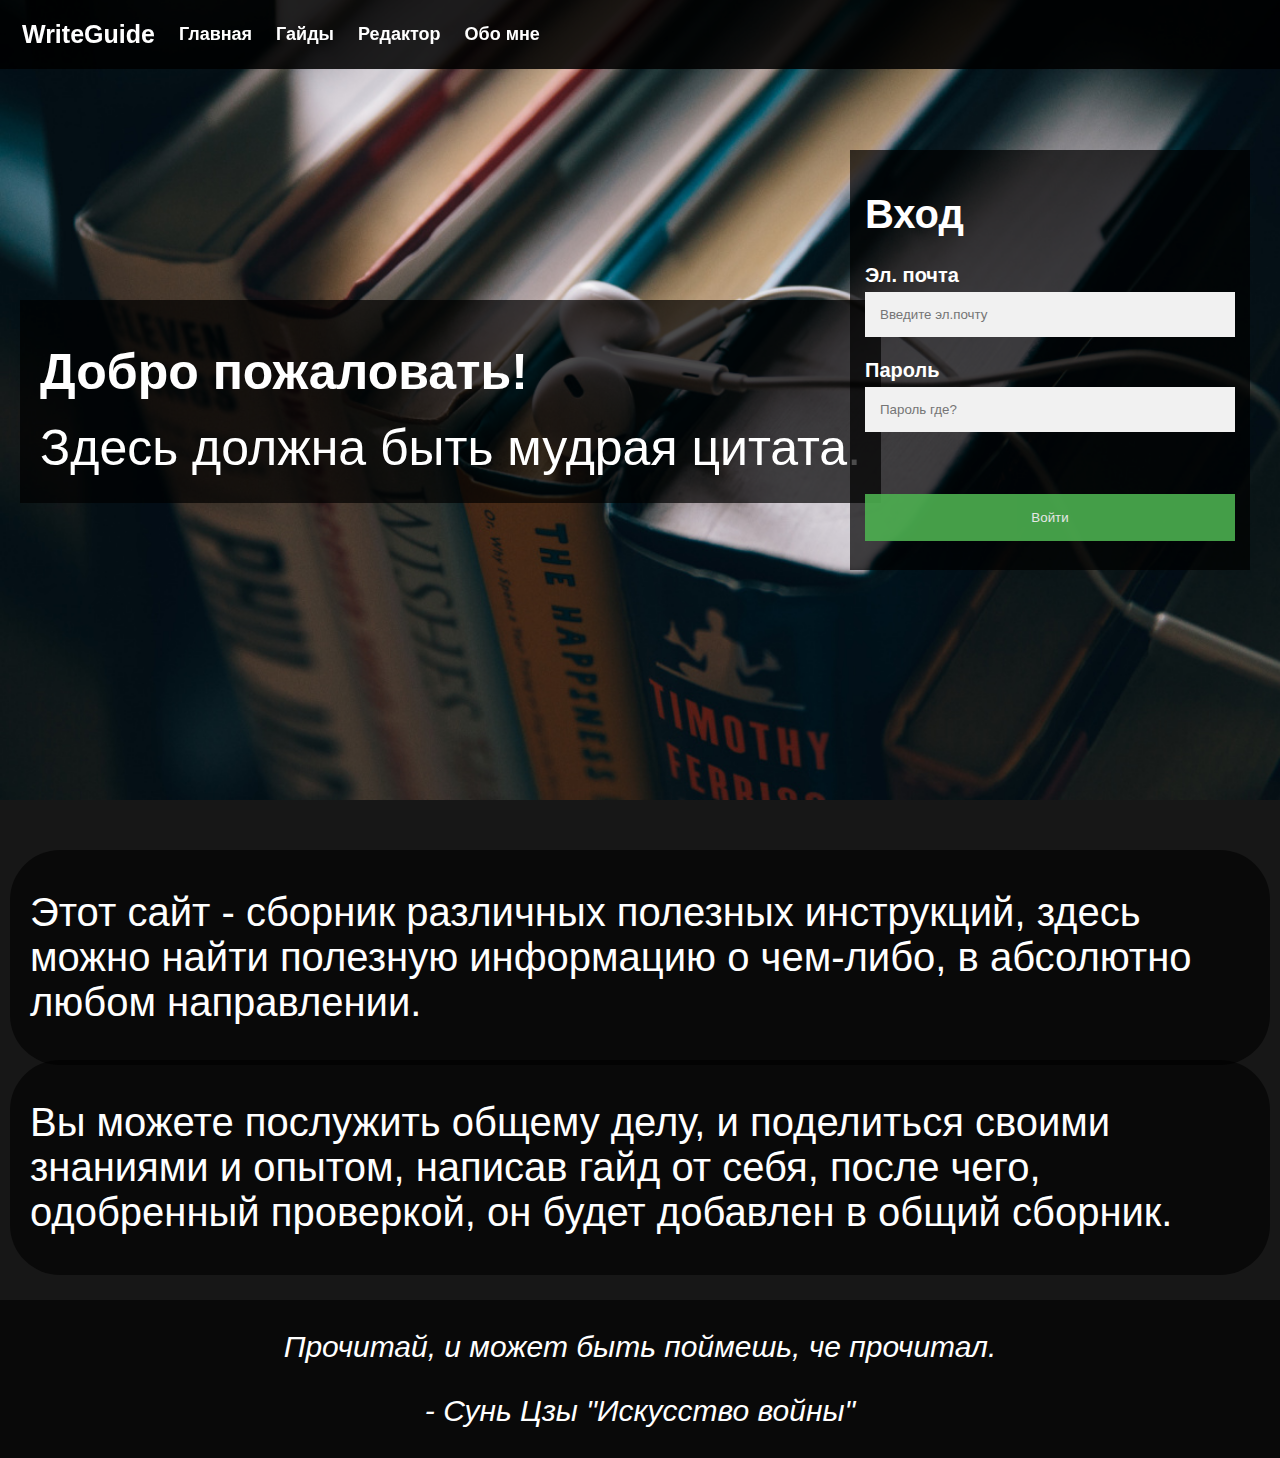
<file: index.html>
﻿<!-- Website WriteGuide -->
<!DOCTYPE html>

<html lang="ru">

<head>
    <meta charset="utf-8"/>
    <!-- CSS и JS -->
    <link rel="stylesheet" href="style.css" type="text/css" />
    <script src="script.js"></script>
    <!-- Иконка сайта -->
    <link rel="icon" href="logo.ico" type="image/x-icon">
    <!-- Титле -->
    <title>WriteGuide</title>

</head>

<body>

    <!-- Навигация -->
    <div id="navlogo">
        <a href="index.html" class="logo">WriteGuide</a>
        <div class="nav">
            <a href="index.html">Главная</a>
            <a href="guides.html">Гайды</a>
            <a href="redactor.html">Редактор</a>
            <a href="about.html">Обо мне</a>
        </div>
    </div>

    <main>

        <!-- Приветствие -->
        <div class="aloha">
            <form action="/index.html">
                <div class="text_log">
                    <h4>Добро пожаловать!</h4>
                    <p>Здесь должна быть мудрая цитата.</p>
                </div>
                <div class="container">
                    <h1>Вход</h1>

                    <label for="email"><b>Эл. почта</b></label>
                    <input type="text" placeholder="Введите эл.почту" name="email" required>

                    <label for="psw"><b>Пароль</b></label>
                    <input type="password" placeholder="Пароль где?" name="psw" required>

                    <button type="submit" class="btn">Войти</button>
                </div>
            </form>
        </div>

        <!-- Первый блок текста -->
        <div class="first-block">

            <p>
                Этот сайт - сборник различных полезных инструкций,
                здесь можно найти полезную информацию о чем-либо,
                в абсолютно любом направлении.
            </p>

        </div>

        <!-- Второй блок текста -->
        <div class="second-block">

            <p>
                Вы можете послужить общему делу, и поделиться своими знаниями
                и опытом, написав гайд от себя, после чего, одобренный проверкой,
                он будет добавлен в общий сборник.
            </p>

        </div>

        <!-- Мудрая цитата -->
        <div class="third-block">

            <p>
                Прочитай, и может быть поймешь, че прочитал.
            </p>
            <p>
                - Сунь Цзы "Искусство войны"
            </p>
        </div>


    </main>
    
</body>

</html>
</file>
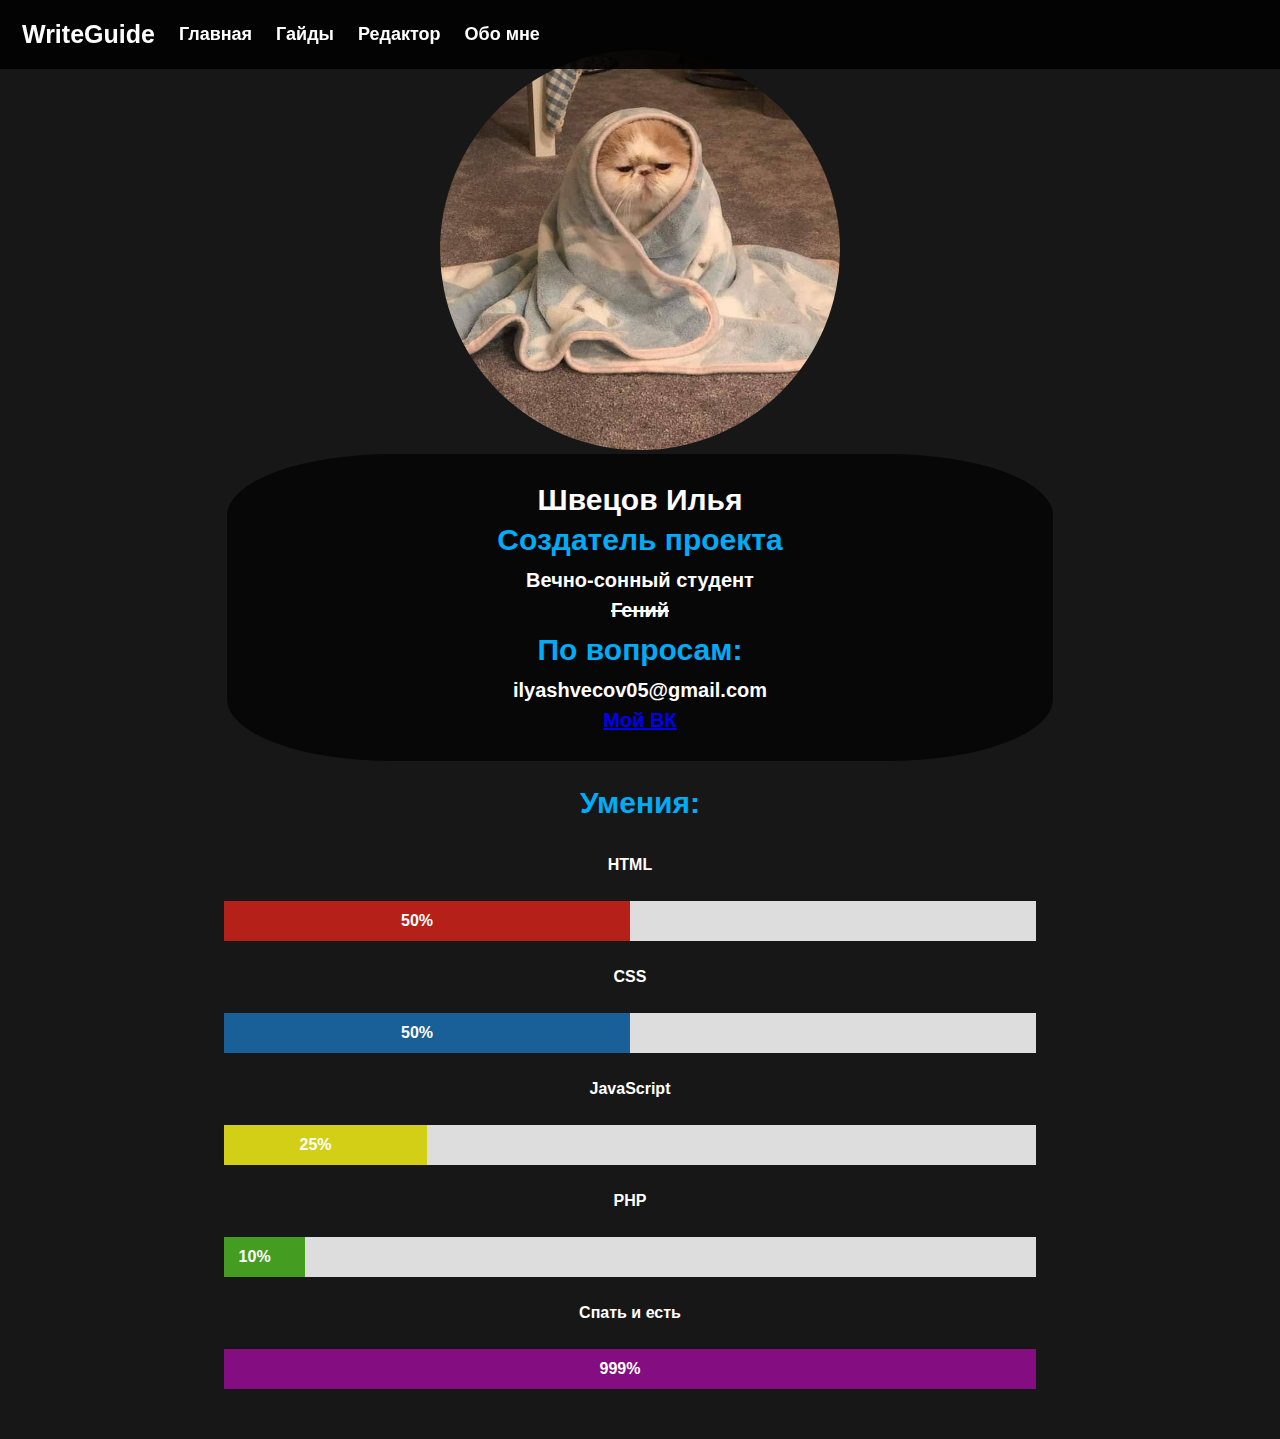
<file: about.html>
﻿<!-- Website WriteGuide -->
<!DOCTYPE html>

<html lang="ru">

<head>

    <meta charset="utf-8"/>
    <!-- CSS и JS -->
    <link rel="stylesheet" href="style.css" type="text/css" />
    <script src="script.js"></script>
    <!-- Иконка сайта -->
    <link rel="icon" href="logo.ico" type="image/x-icon">
    <!-- Титле -->
    <title>WriteGuide</title>

</head>
<body>
    <!-- Навигация -->
    <div id="navlogo">
        <a href="index.html" class="logo">WriteGuide</a>
        <div class="nav">
            <a href="index.html">Главная</a>
            <a href="guides.html">Гайды</a>
            <a href="redactor.html">Редактор</a>
            <a href="about.html">Обо мне</a>
        </div>
    </div>

    <!-- Карточка -->
    <div class="me">
        <div class="avatar">
            <img src="avatar.jpg" alt="Aloha!" style="border-radius: 50%;
                     z-index: 2;"
                 width="400" height="400">
            <div class="about">
                <h2>Швецов Илья</h2>
                <p class="title">Создатель проекта</p>
                <p>Вечно-сонный студент</p>
                <p><del>Гений</del></p>
                <p class="link">По вопросам:</p>
                <p>ilyashvecov05@gmail.com</p>
                <p><a href="https://vk.com/ishihiro">Мой ВК</a></p>
            </div>
        </div>

        <!-- Умения -->
        <h2 class="text-skills">Умения:</h2>

        <div class="skills">
            <p>HTML</p>
            <div class="skill">
                <div class="skills html">50%</div>
            </div>
        </div>

        <div class="skills">
            <p>CSS</p>
            <div class="skill">
                <div class="skills css">50%</div>
            </div>
        </div>

        <div class="skills">
            <p>JavaScript</p>
            <div class="skill">
                <div class="skills js">25%</div>
            </div>
        </div>

        <div class="skills">
            <p>PHP</p>
            <div class="skill">
                <div class="skills php">10%</div>
            </div>
        </div>

        <div class="skills">
            <p>Спать и есть</p>
            <div class="skill">
                <div class="skills joke">999%</div>
            </div>
        </div>

    </div>

</body>

</html>
</file>
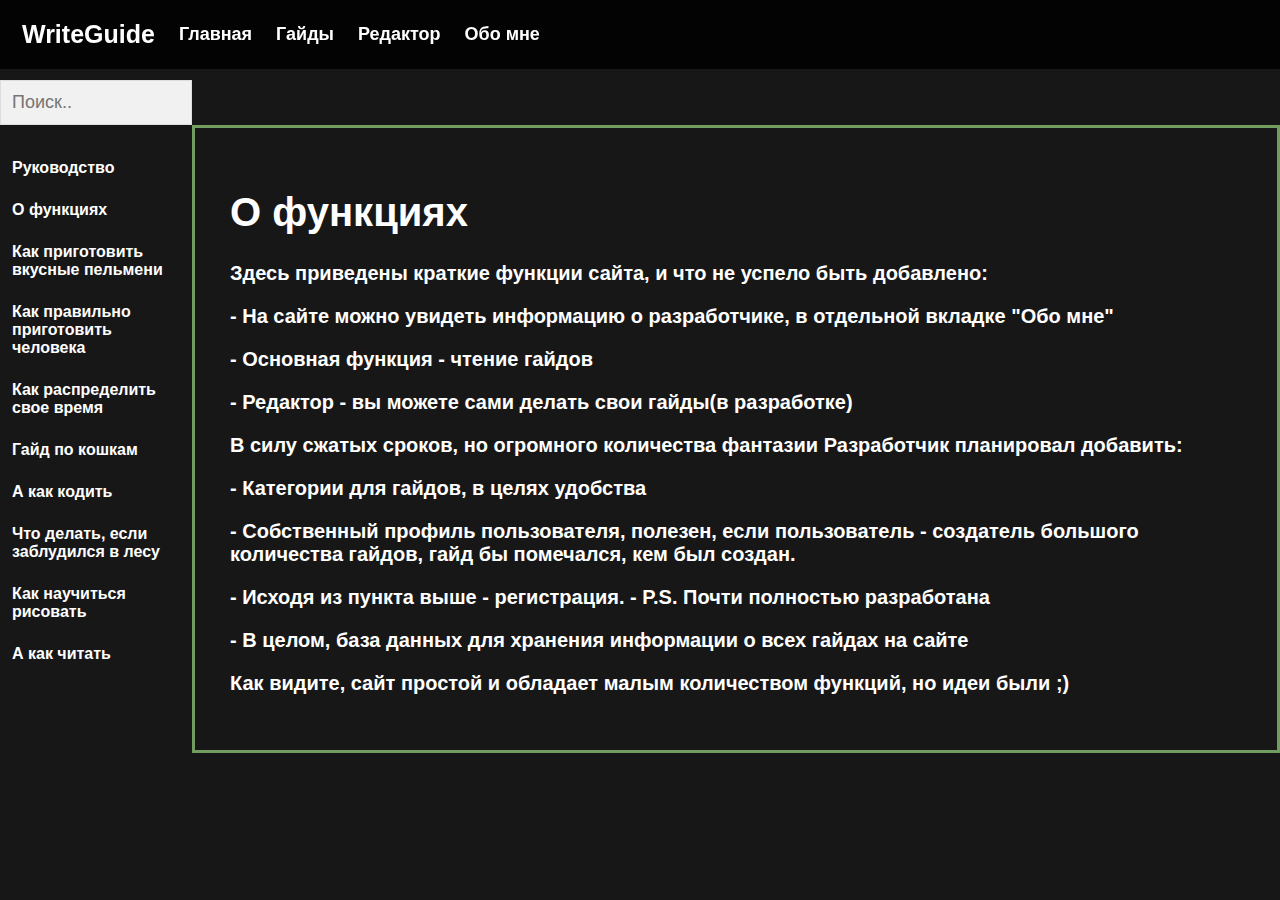
<file: gui-functions.html>
﻿<!DOCTYPE html>

<html lang="ru">
<head>
    <meta charset="utf-8" />
    <!-- CSS и JS -->
    <link rel="stylesheet" href="style.css" type="text/css" />
    <script src="script.js"></script>
    <!-- Иконка сайта -->
    <link rel="icon" href="logo.ico" type="image/x-icon">
    <!-- Титле -->
    <title>WriteGuide</title>
</head>
<body>

    <!-- Навигация -->
    <div id="navlogo">
        <a href="index.html" class="logo">WriteGuide</a>
        <div class="nav">
            <a href="index.html">Главная</a>
            <a href="guides.html">Гайды</a>
            <a href="redactor.html">Редактор</a>
            <a href="about.html">Обо мне</a>
        </div>
    </div>

    <input type="text" id="mySearch" onkeyup="myFunction()" placeholder="Поиск.." title="Введите категорию">

    <ul id="myMenu">
        <li><a href="guides.html">Руководство</a></li>
        <li><a href="gui-functions.html">О функциях</a></li>
        <li><a href="kak-prigotovit-pelmeni.html">Как приготовить вкусные пельмени</a></li>
        <li><a href="kak-prigotovit-cheloveka.html">Как правильно приготовить человека</a></li>
        <li><a href="kak-raspredelit-vremya.html">Как распределить свое время</a></li>
        <li><a href="guide-po-koshkam.html">Гайд по кошкам</a></li>
        <li><a href="a-kak-kodit.html">А как кодить</a></li>
        <li><a href="zabludilsya-v-lesu.html">Что делать, если заблудился в лесу</a></li>
        <li><a href="kak-nauchitsya-risovat.html">Как научиться рисовать</a></li>
        <li><a href="a-kak-chitat.html">А как читать</a></li>
    </ul>

    <div class="text">

        <h1>О функциях</h1>
        <p>Здесь приведены краткие функции сайта, и что не успело быть добавлено:</p>
        <p>- На сайте можно увидеть информацию о разработчике, в отдельной вкладке "Обо мне"</p>
        <p>- Основная функция - чтение гайдов</p>
        <p>- Редактор - вы можете сами делать свои гайды(в разработке)</p>
        <p>В силу сжатых сроков, но огромного количества фантазии Разработчик планировал добавить: </p>
        <p>- Категории для гайдов, в целях удобства</p>
        <p>- Собственный профиль пользователя, полезен, если пользователь - создатель
        большого количества гайдов, гайд бы помечался, кем был создан.</p>
        <p>- Исходя из пункта выше - регистрация. - P.S. Почти полностью разработана</p>
        <p>- В целом, база данных для хранения информации о всех гайдах на сайте</p>
        <p>Как видите, сайт простой и обладает малым количеством функций, но идеи были ;)</p>
    </div>

</body>
</html>
</file>
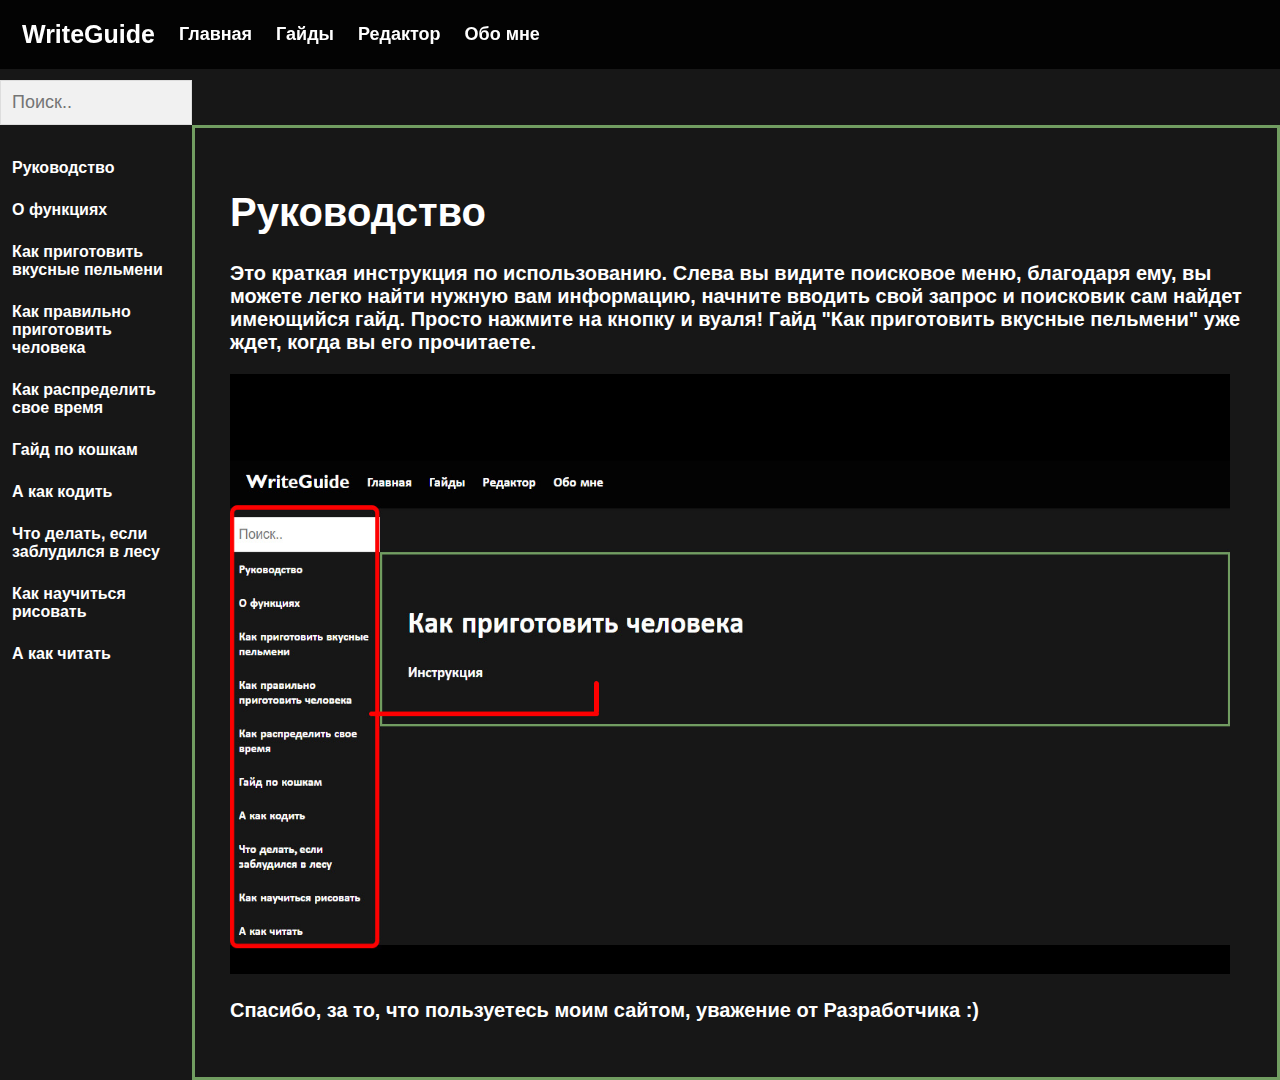
<file: guides.html>
﻿<!DOCTYPE html>

<html lang="ru">
<head>
    <meta charset="utf-8" />
    <!-- CSS и JS -->
    <link rel="stylesheet" href="style.css" type="text/css" />
    <script src="script.js"></script>
    <!-- Иконка сайта -->
    <link rel="icon" href="logo.ico" type="image/x-icon">
    <!-- Титле -->
    <title>WriteGuide</title>
</head>
<body>

    <!-- Навигация -->
    <div id="navlogo">
        <a href="index.html" class="logo">WriteGuide</a>
        <div class="nav">
            <a href="index.html">Главная</a>
            <a href="guides.html">Гайды</a>
            <a href="redactor.html">Редактор</a>
            <a href="about.html">Обо мне</a>
        </div>
    </div>

    <!-- Поиск -->
    <input type="text" id="mySearch" onkeyup="myFunction()" placeholder="Поиск.." title="Введите категорию">

    <!-- Список гайдов -->
    <ul id="myMenu">
        <li><a href="guides.html">Руководство</a></li>
        <li><a href="gui-functions.html">О функциях</a></li>
        <li><a href="kak-prigotovit-pelmeni.html">Как приготовить вкусные пельмени</a></li>
        <li><a href="kak-prigotovit-cheloveka.html">Как правильно приготовить человека</a></li>
        <li><a href="kak-raspredelit-vremya.html">Как распределить свое время</a></li>
        <li><a href="guide-po-koshkam.html">Гайд по кошкам</a></li>
        <li><a href="a-kak-kodit.html">А как кодить</a></li>
        <li><a href="zabludilsya-v-lesu.html">Что делать, если заблудился в лесу</a></li>
        <li><a href="kak-nauchitsya-risovat.html">Как научиться рисовать</a></li>
        <li><a href="a-kak-chitat.html">А как читать</a></li>
    </ul>

    <!-- Руководство -->
    <div class="text">

        <h1>Руководство</h1>
        <p>Это краткая инструкция по использованию. Слева вы видите поисковое меню,
        благодаря ему, вы можете легко найти нужную вам информацию, начните вводить свой
        запрос и поисковик сам найдет имеющийся гайд. Просто нажмите на кнопку и вуаля! Гайд
        "Как приготовить вкусные пельмени" уже ждет, когда вы его прочитаете.</p>
        <p><img src="stupiduser.jpg" width="1000" height="600" /></p>
        <p>Спасибо, за то, что пользуетесь моим сайтом, уважение от Разработчика :)</p>

    </div>

</body>
</html>
</file>
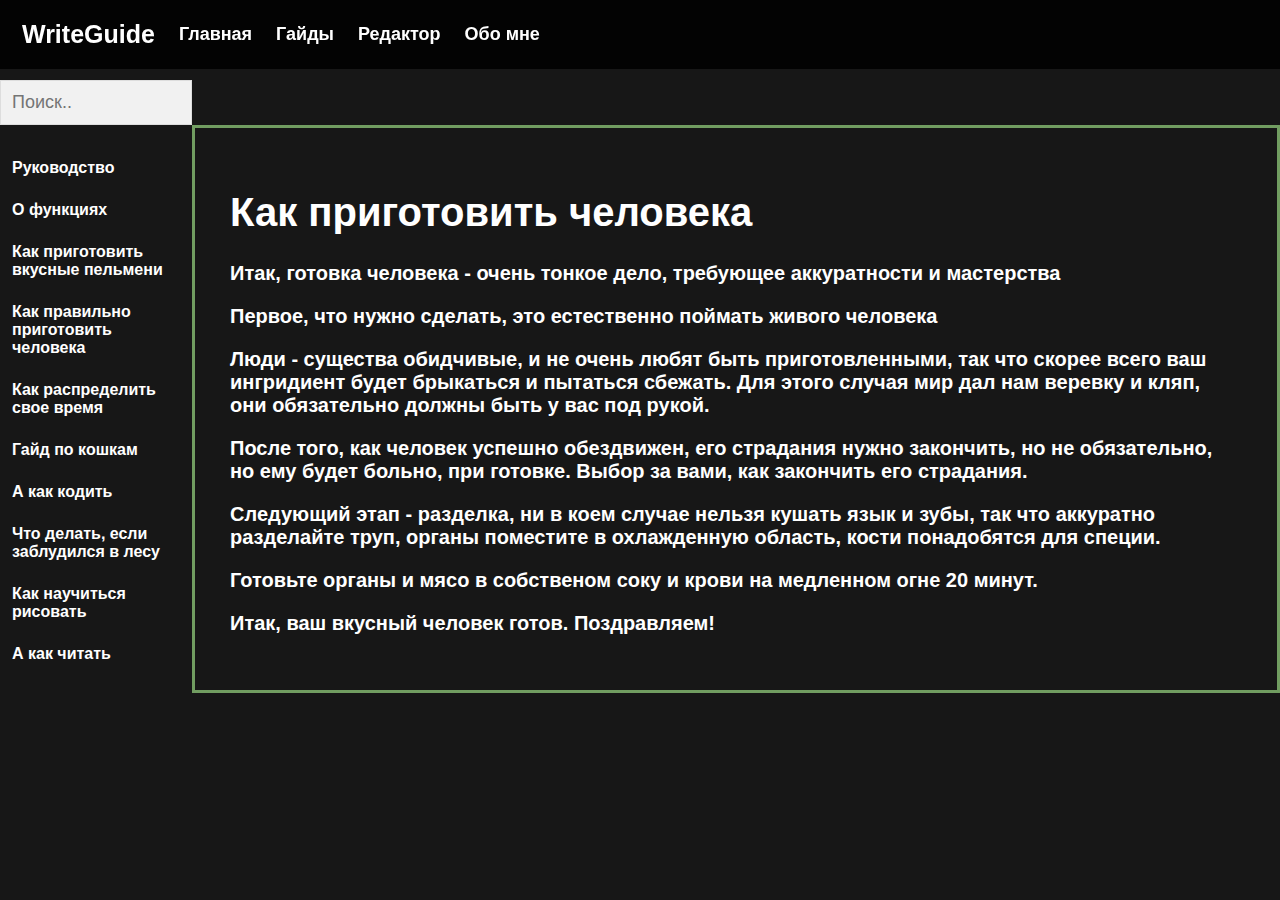
<file: kak-prigotovit-cheloveka.html>
﻿<!DOCTYPE html>

<html lang="ru">
<head>
    <meta charset="utf-8" />
    <!-- CSS и JS -->
    <link rel="stylesheet" href="style.css" type="text/css" />
    <script src="script.js"></script>
    <!-- Иконка сайта -->
    <link rel="icon" href="logo.ico" type="image/x-icon">
    <!-- Титле -->
    <title>WriteGuide</title>
</head>
<body>

    <!-- Навигация -->
    <div id="navlogo">
        <a href="index.html" class="logo">WriteGuide</a>
        <div class="nav">
            <a href="index.html">Главная</a>
            <a href="guides.html">Гайды</a>
            <a href="redactor.html">Редактор</a>
            <a href="about.html">Обо мне</a>
        </div>
    </div>

    <input type="text" id="mySearch" onkeyup="myFunction()" placeholder="Поиск.." title="Введите категорию">

    <ul id="myMenu">
        <li><a href="guides.html">Руководство</a></li>
        <li><a href="gui-functions.html">О функциях</a></li>
        <li><a href="kak-prigotovit-pelmeni.html">Как приготовить вкусные пельмени</a></li>
        <li><a href="kak-prigotovit-cheloveka.html">Как правильно приготовить человека</a></li>
        <li><a href="kak-raspredelit-vremya.html">Как распределить свое время</a></li>
        <li><a href="guide-po-koshkam.html">Гайд по кошкам</a></li>
        <li><a href="a-kak-kodit.html">А как кодить</a></li>
        <li><a href="zabludilsya-v-lesu.html">Что делать, если заблудился в лесу</a></li>
        <li><a href="kak-nauchitsya-risovat.html">Как научиться рисовать</a></li>
        <li><a href="a-kak-chitat.html">А как читать</a></li>
    </ul>

    <div class="text">

        <h1>Как приготовить человека</h1>
        <p>Итак, готовка человека - очень тонкое дело, требующее аккуратности и мастерства</p>
        <p>Первое, что нужно сделать, это естественно поймать живого человека</p>
        <p>Люди - существа обидчивые, и не очень любят быть приготовленными, так что скорее всего
        ваш ингридиент будет брыкаться и пытаться сбежать.
        Для этого случая мир дал нам веревку и кляп, они обязательно должны быть у вас под рукой.</p>
        <p>После того, как человек успешно обездвижен, его страдания нужно закончить,
        но не обязательно, но ему будет больно, при готовке. Выбор за вами, как закончить его страдания.</p>
        <p>Следующий этап - разделка, ни в коем случае нельзя кушать язык и зубы, так что аккуратно
        разделайте труп, органы поместите в охлажденную область, кости понадобятся для специи.</p>
        <p>Готовьте органы и мясо в собственом соку и крови на медленном огне 20 минут.</p>
        <p>Итак, ваш вкусный человек готов. Поздравляем!</p>
    </div>

</body>
</html>
</file>
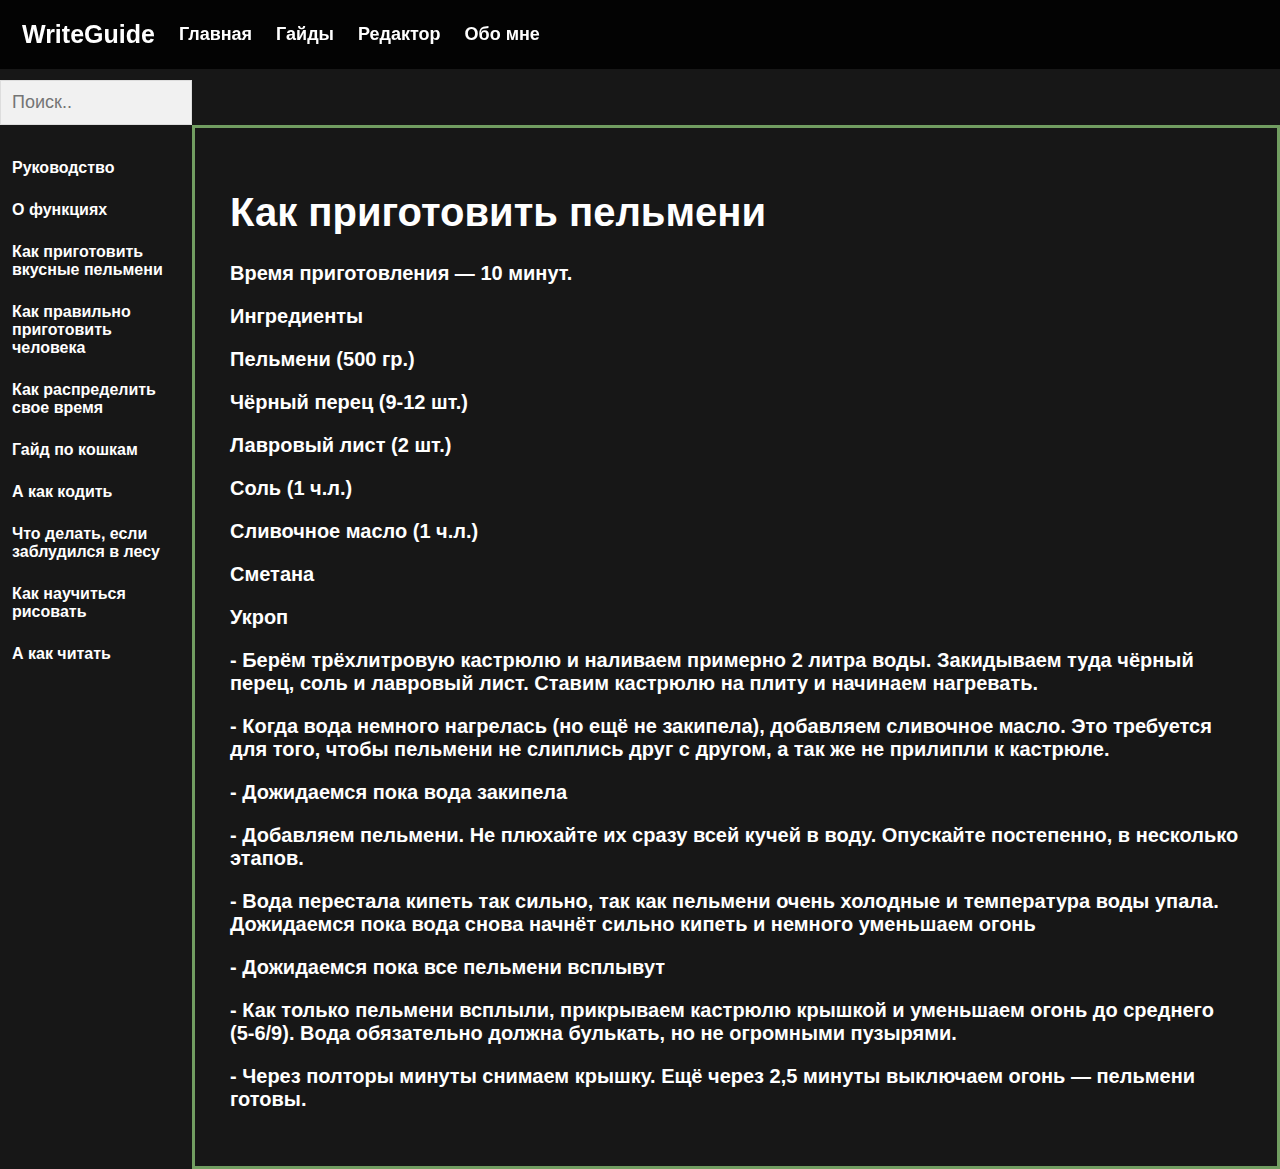
<file: kak-prigotovit-pelmeni.html>
﻿<!DOCTYPE html>

<html lang="ru">
<head>
    <meta charset="utf-8" />
    <!-- CSS и JS -->
    <link rel="stylesheet" href="style.css" type="text/css" />
    <script src="script.js"></script>
    <!-- Иконка сайта -->
    <link rel="icon" href="logo.ico" type="image/x-icon">
    <!-- Титле -->
    <title>WriteGuide</title>
</head>
<body>

    <!-- Навигация -->
    <div id="navlogo">
        <a href="index.html" class="logo">WriteGuide</a>
        <div class="nav">
            <a href="index.html">Главная</a>
            <a href="guides.html">Гайды</a>
            <a href="redactor.html">Редактор</a>
            <a href="about.html">Обо мне</a>
        </div>
    </div>

    <input type="text" id="mySearch" onkeyup="myFunction()" placeholder="Поиск.." title="Введите категорию">

    <ul id="myMenu">
        <li><a href="guides.html">Руководство</a></li>
        <li><a href="gui-functions.html">О функциях</a></li>
        <li><a href="kak-prigotovit-pelmeni.html">Как приготовить вкусные пельмени</a></li>
        <li><a href="kak-prigotovit-cheloveka.html">Как правильно приготовить человека</a></li>
        <li><a href="kak-raspredelit-vremya.html">Как распределить свое время</a></li>
        <li><a href="guide-po-koshkam.html">Гайд по кошкам</a></li>
        <li><a href="a-kak-kodit.html">А как кодить</a></li>
        <li><a href="zabludilsya-v-lesu.html">Что делать, если заблудился в лесу</a></li>
        <li><a href="kak-nauchitsya-risovat.html">Как научиться рисовать</a></li>
        <li><a href="a-kak-chitat.html">А как читать</a></li>
    </ul>

    <div class="text">

        <h1>Как приготовить пельмени</h1>

        <p>Время приготовления — 10 минут.</p>
        <p>Ингредиенты</p>
        <p>Пельмени (500 гр.)</p>
        <p>Чёрный перец (9-12 шт.)</p>
        <p>Лавровый лист (2 шт.)</p>
        <p>Соль (1 ч.л.)</p>
        <p>Сливочное масло (1 ч.л.)</p>
        <p>Сметана</p>
        <p>Укроп</p>
        <p>- Берём трёхлитровую кастрюлю и наливаем примерно 2 литра воды. 
        Закидываем туда чёрный перец, соль и лавровый лист. 
        Ставим кастрюлю на плиту и начинаем нагревать.</p>
        <p>- Когда вода немного нагрелась (но ещё не закипела), 
        добавляем сливочное масло. Это требуется для того, 
        чтобы пельмени не слиплись друг с другом, а так же не прилипли к кастрюле.</p>
        <p>- Дожидаемся пока вода закипела</p>
        <p>- Добавляем пельмени. Не плюхайте их сразу всей кучей в воду. 
        Опускайте постепенно, в несколько этапов.</p>
        <p>- Вода перестала кипеть так сильно, так как пельмени очень холодные и температура воды упала. 
        Дожидаемся пока вода снова начнёт сильно кипеть и немного уменьшаем огонь</p>
        <p>- Дожидаемся пока все пельмени всплывут</p>
        <p>- Как только пельмени всплыли, прикрываем кастрюлю крышкой и уменьшаем огонь до среднего (5-6/9). 
        Вода обязательно должна булькать, но не огромными пузырями.</p>
        <p>- Через полторы минуты снимаем крышку. Ещё через 2,5 минуты выключаем огонь — пельмени готовы.</p>



</div>

</body>
</html>
</file>
<file: style.css>
﻿/* Стиль тела */
body {
    margin: 0px;
    background-color: #171717 !important;
    font-family: 'Gill Sans', 'Gill Sans MT', Calibri, 'Trebuchet MS', sans-serif;
}

/* Стиль бара */
#navlogo {
    overflow: hidden;
    background-color: #000000dd;
    padding: 10px 10px;
    position: fixed;
    z-index: 3;
    width: 100%;
    }

/* Стиль вкладок */
#navlogo a {
    float: left;
    color: white;
    text-align: center;
    font-weight: bold;
    padding: 12px;
    text-decoration: none;
    font-size: 18px;
    line-height: 25px;
    border-radius: 4px;
    }

/* Стиль лого */
#navlogo a.logo {
    font-size: 25px;
    font-weight: bold;
    }

/* Изменения, когда мышь наводишь */
#navlogo a:hover {
    background-color: #719d61ff;
    color: black;
    }

/* Добавляет что то для @media, не шарю, че такое медиа, и не шарю, че делает */
@media screen and (max-width: 500px) {
    #navlogo a {
        float: none;
        display: block;
        text-align: left;
    }

    #nav {
        float: none;
    }
}

/* Добавляет класс липкости в ДжС файл */
.sticky {
    position: fixed;
    top: 0;
    width: 100%;
    }

/* Эта функция делает полезную вещь, чтобы ошибки не было, когда страницу листаешь */
.sticky + .content {
    padding-top: 100%;
    }

/* Картинка в самом начале */
.aestethic {
    position: relative; /* Позиция */
    max-width: 100%; /* Макс.ширина */
    margin: 0 auto; /* Центр здесь */
    height: auto;
}

/* Стиль первого блок текста */
.first-block {
    position: absolute;
    left: auto;
    margin: 50px 10px 10px 10px;
    padding: 20px;
    padding-top: 0px;
    padding-bottom: 0px;
    font-size: 40px;
    background-color: #0000009b;
    color: white;
    border-radius: 50px;
}

/* Стиль второго блок текста */
.second-block {
    position: absolute;
    top: 1050px;
    left: auto;
    margin: 10px 10px 10px 10px;
    padding: 20px;
    padding-top: 0px;
    padding-bottom: 0px;
    background-color: #0000009b;
    color: white;
    font-size: 40px;
    border-radius: 50px;
}

/* Стиль цитаты */
.third-block {
    position: absolute;
    top: 1250px;
    width: 100%;
    margin: 50px 0px 0px 0px;
    padding: 20px;
    padding-top: 0px;
    padding-bottom: 0px;
    text-align: center;
    background-color: #0000009b;
    color: white;
    font-size: 30px;
    font-style: oblique;
}

/* Карточка */
.about {
    color: white;
    font-size: 20px;
    font-weight: bold;
    text-align: center;
    background-color: #000000b2;
    width: 70%;
    border-radius: 20%;
    line-height: 10px;
    padding: 1rem;
    display: block;
    margin-left: auto;
    margin-right: auto
}

/* Отдельный текст в карточке */
.title {

    font-size: 30px;
    color: #00acf7;
}

/* Ссылка в Сибирь */
.link {
    font-size: 30px;
    color: #00acf7;
}

/* Умения */
.text-skills {
    font-size: 30px;
    color: #00acf7;
    font-weight: bold;
}

* {
    box-sizing: border-box
}

/* Коробка с умениями */
.skill {
    width: 70%;
    background-color: #ddd;
    display: block;
    margin-left: auto;
    margin-right: auto
}


.skills {
    padding-right: 20px;
    line-height: 40px;
    color: white;
    font-weight: bold;

}

.html {
    width: 50%;
    background-color: #b52118;
}

.css {
    width: 50%;
    background-color: #196098;
}

.js {
    width: 25%;
    background-color: #d3cf17;
}

.php {
    width: 10%;
    background-color: #449c21;
}

.joke {
    width: 100%;
    background-color: #830d81;
}

.me {
    padding: 50px;
    text-align: center;
}

/* Стиль окна поиска */
#mySearch {
    width: 15%;
    font-size: 18px;
    padding: 11px;
    border: 1px solid #ddd;
    margin-top: 80px;
}

/* Стиль меню навигации */
#myMenu {
    list-style-type: none;
    padding: 0;
    margin: 0;
    width: 15%;
}

/* Стиль навигационных ссылок */
#myMenu li a {
    padding: 12px;
    text-decoration: none;
    color: white;
    display: block;
    font-weight: bold;

}

/* Стиль ссылок при наведении курсора */
#myMenu li a:hover {
     background-color: #719d61ff;
}

/* Контент гайда */
.text {
    display: block;
    text-decoration: none;
    color: white;
    font-weight: bold;
    font-size: 20px;
    display: block;
    border: solid #719d61ff;
    width: 85%;
    position: absolute;
    top: 125px;
    right: 0%;
    padding: 35px;
}

/* Кнопки */
.buttons {
    float: right;
    margin-top: 2%;
    margin-right: 2%;
}

body, html {
    height: 100%;
}

* {
    box-sizing: border-box;
}

/* Регистрация */
.aloha {
    background-image: url("3.jpg");
    min-height: 800px;
    background-position: center;
    background-repeat: no-repeat;
    background-size: cover;
}

/* Ввод */
.text_log {
    position: absolute;
    top: 300px;
    left: 20px;
    font-size: 50px;
    line-height: 10px;
    background-color: #000000b3;
    color: white;
    padding-left: 20px;
    padding-right: 20px;
}


/* Стиль регистрации */
.container {
    position: absolute;
    right: 0;
    margin-top: 150px;
    margin-right: 30px;
    width: 400px;
    height: 420px;
    padding: 15px;
    font-size: 20px;
    color: white;
    background-color: #000000b3;
}

/* Полный размер чего-то */
input[type=text], input[type=password] {
    width: 100%;
    padding: 15px;
    margin: 5px 0 22px 0;
    border: none;
    background: #f1f1f1;
}

    input[type=text]:focus, input[type=password]:focus {
        background-color: #ddd;
        outline: none;
    }

/* Стиль кнопки "Войти" */
.btn {
    background-color: #4CAF50;
    color: white;
    padding: 16px 20px;
    margin-top: 40px;
    border: none;
    cursor: pointer;
    width: 100%;
    opacity: 0.9;
}

    .btn:hover {
        opacity: 1;
    }

.anytext-box {

    color: white;


}
</file>
